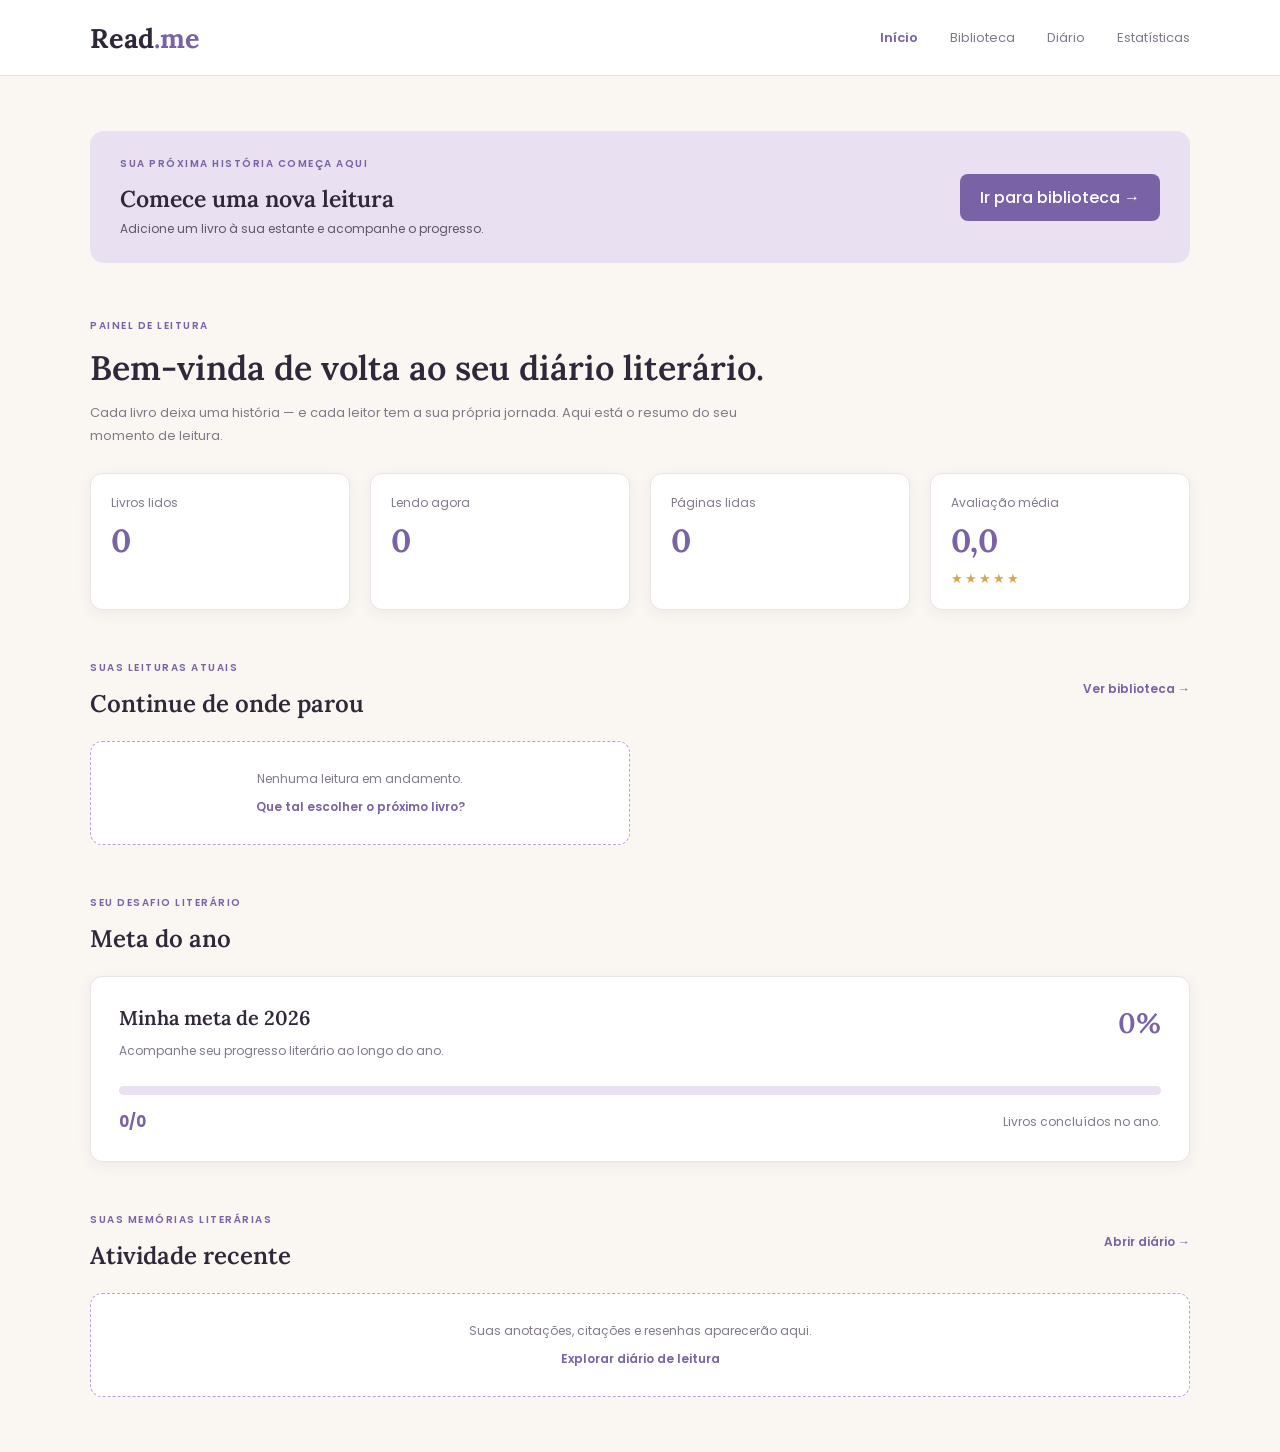
<file: frontend/index.html>
<!DOCTYPE html>
<html lang="pt-BR">
<head>
    <meta charset="UTF-8">
    <meta name="viewport" content="width=device-width, initial-scale=1.0">
    <meta name="description" content="Read.me — seu diário pessoal de leitura.">
    <title>Read.me | Minha jornada literária</title>

    <link rel="stylesheet" href="css/global.css">
    <link rel="stylesheet" href="css/components.css">
</head>
<body>

    <header class="header">
        <a href="index.html" class="logo">Read<span>.me</span></a>

        <nav class="navigation">
            <a href="index.html" class="active">Início</a>
            <a href="pages/library.html">Biblioteca</a>
            <a href="pages/journal.html">Diário</a>
            <a href="pages/stats.html">Estatísticas</a>
        </nav>
    </header>


<main class="home-container">

    <!-- Destaque para adicionar livro -->
    <section class="new-reading-banner">
        <div>
            <p class="eyebrow">SUA PRÓXIMA HISTÓRIA COMEÇA AQUI</p>
            <h2>Comece uma nova leitura</h2>
            <p>Adicione um livro à sua estante e acompanhe o progresso.</p>
        </div>

        <a href="pages/library.html" class="btn btn-primary">
            Ir para biblioteca →
        </a>
    </section>

    <!-- Painel de leitura -->
    <section class="reading-summary">
        <div class="welcome-heading">
            <p class="eyebrow">PAINEL DE LEITURA</p>
            <h1>Bem-vinda de volta ao seu diário literário.</h1>
            <p>
                Cada livro deixa uma história — e cada leitor tem a sua própria jornada.
                Aqui está o resumo do seu momento de leitura.
            </p>
        </div>

        <div class="summary-grid">
            <article class="card summary-card">
                <span class="summary-label">Livros lidos</span>
                <strong id="books-read">0</strong>
            </article>

            <article class="card summary-card">
                <span class="summary-label">Lendo agora</span>
                <strong id="books-reading">0</strong>
            </article>

            <article class="card summary-card">
                <span class="summary-label">Páginas lidas</span>
                <strong id="pages-read">0</strong>
            </article>

            <article class="card summary-card">
                <span class="summary-label">Avaliação média</span>
                <strong id="average-rating">0,0</strong>
                <span class="rating-stars">★★★★★</span>
            </article>
        </div>
    </section>

    <!-- Livros em andamento -->
    <section class="home-section">
        <div class="section-heading">
            <div>
                <p class="eyebrow">SUAS LEITURAS ATUAIS</p>
                <h2>Continue de onde parou</h2>
            </div>

            <a href="pages/library.html" class="text-link">Ver biblioteca →</a>
        </div>

        <div id="continue-reading-list" class="continue-reading-list">
            <div class="empty-state">
                <p>Nenhuma leitura em andamento.</p>
                <a href="pages/library.html">Que tal escolher o próximo livro?</a>
            </div>
        </div>
    </section>

    <!-- Meta anual -->
    <section class="home-section">
        <div class="section-heading">
            <div>
                <p class="eyebrow">SEU DESAFIO LITERÁRIO</p>
                <h2>Meta do ano</h2>
            </div>
        </div>

        <article class="card yearly-goal">
    <div class="goal-heading">
        <div>
            <h3>Minha meta de <span id="goal-year">2026</span></h3>
            <p id="goal-description">
                Acompanhe seu progresso literário ao longo do ano.
            </p>
        </div>

        <span class="goal-percentage" id="goal-percentage">0%</span>
    </div>

    <div class="progress-track">
        <div
            class="progress-fill"
            id="goal-progress-fill"
            style="width: 0%">
        </div>
    </div>

    <div class="goal-footer">
        <strong id="goal-progress-count">0/0</strong>
        <span>Livros concluídos no ano.</span>
    </div>
</article>
    </section>

    <!-- Atividade recente -->
    <section class="home-section">
        <div class="section-heading">
            <div>
                <p class="eyebrow">SUAS MEMÓRIAS LITERÁRIAS</p>
                <h2>Atividade recente</h2>
            </div>

            <a href="pages/journal.html" class="text-link">Abrir diário →</a>
        </div>

        <div id="recent-activity-list" class="activity-list">
            <div class="empty-state">
                <p>Suas anotações, citações e resenhas aparecerão aqui.</p>
                <a href="pages/journal.html">Explorar diário de leitura</a>
            </div>
        </div>
    </section>

</main>

    <script src="js/config.js"></script>
    <script src="js/main.js"></script>
</body>
</html>
</file>
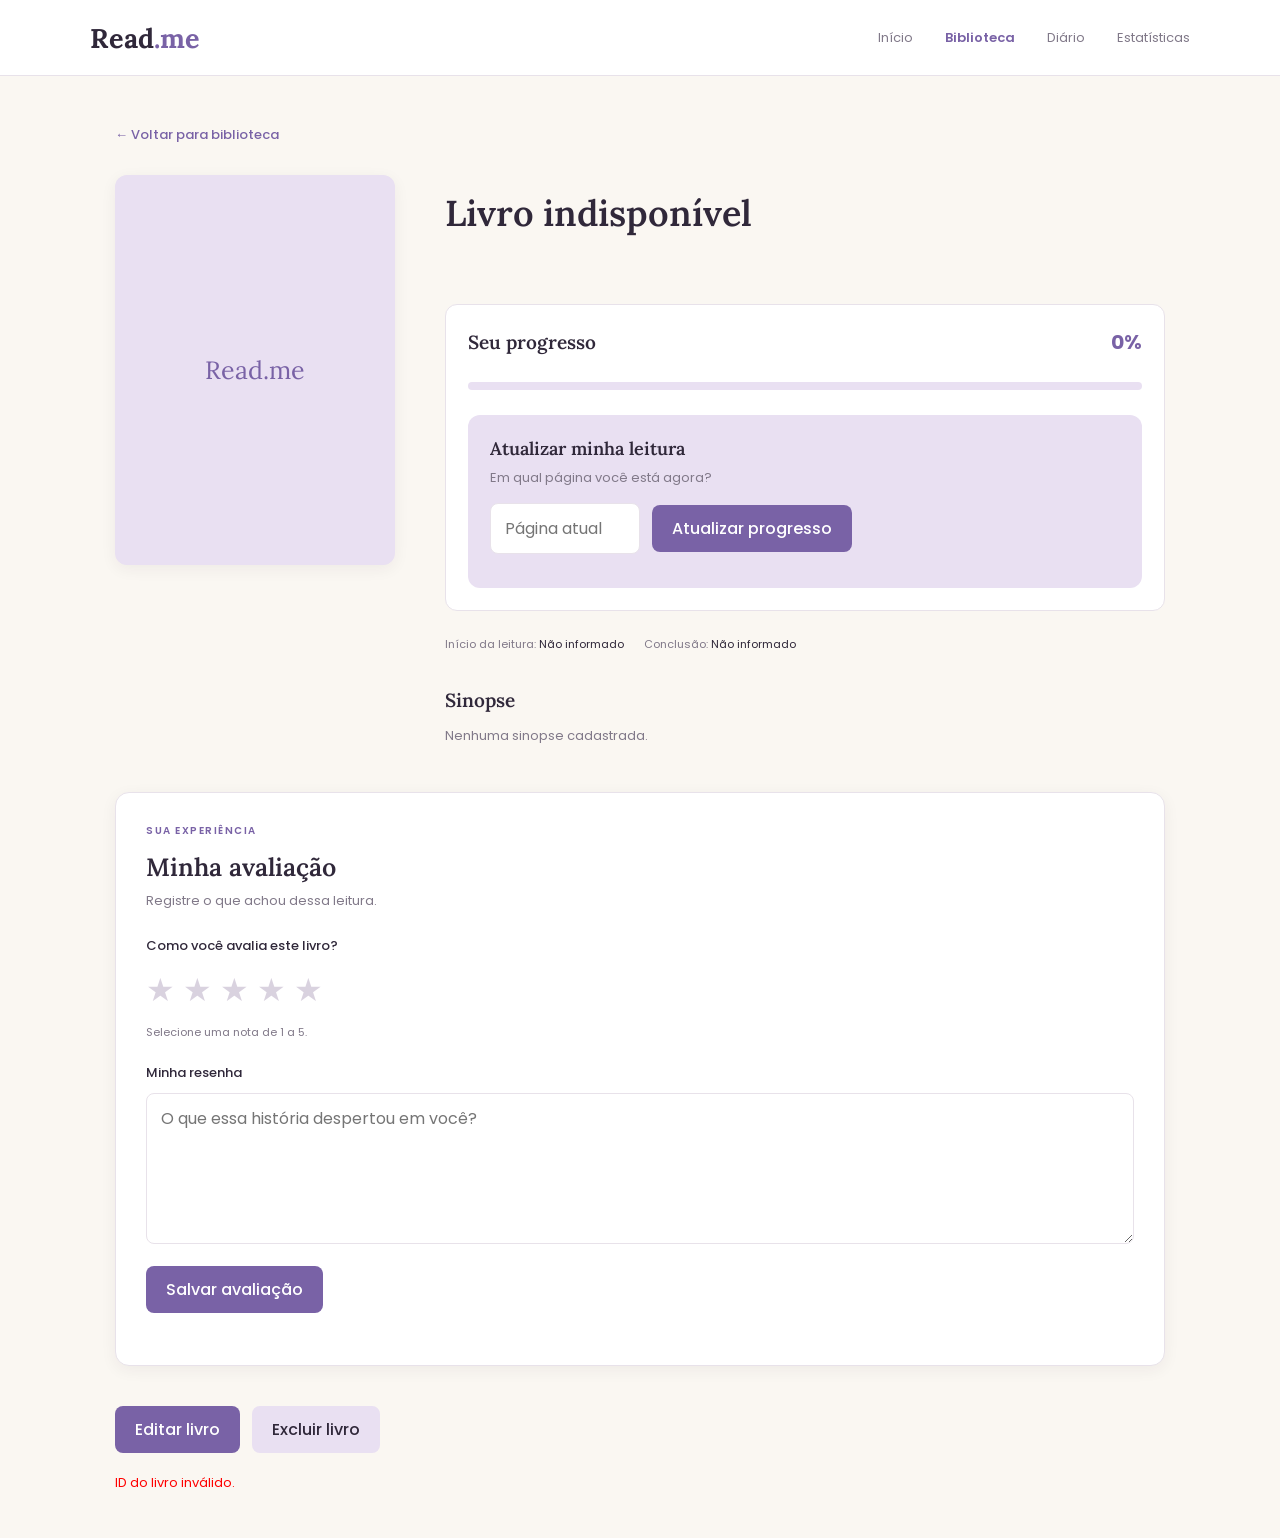
<file: frontend/pages/book.html>
<!DOCTYPE html>
<html lang="pt-BR">

<head>
    <meta charset="UTF-8">
    <meta name="viewport" content="width=device-width, initial-scale=1.0">

    <title>Detalhes do livro | Read.me</title>

    <link rel="stylesheet" href="../css/global.css">
    <link rel="stylesheet" href="../css/components.css">
    <link rel="stylesheet" href="../css/book.css">
</head>

<body>

    <header class="header">
        <a href="../index.html" class="logo">Read<span>.me</span></a>

        <nav class="navigation">
            <a href="../index.html">Início</a>
            <a href="library.html" class="active">Biblioteca</a>
            <a href="journal.html">Diário</a>
            <a href="stats.html">Estatísticas</a>
        </nav>
    </header>

    <main class="book-details-container">

        <a href="library.html" class="back-link">
            ← Voltar para biblioteca
        </a>

        <section class="book-details">

            <div class="details-cover">
                <img id="book-cover" alt="Capa do livro">
                <div id="cover-placeholder" class="cover-placeholder">
                    <span>Read.me</span>
                </div>
            </div>

            <div class="details-content">

                <span id="book-status" class="book-status"></span>

                <h1 id="book-title">Carregando livro...</h1>

                <p id="book-author" class="details-author"></p>

                <span id="book-genre" class="details-genre"></span>

                <div class="details-progress">

    <div class="progress-heading">
        <h2>Seu progresso</h2>
        <strong id="progress-percentage">0%</strong>
    </div>

    <div class="progress-track">
        <div id="progress-fill" class="progress-fill"></div>
    </div>

    <p id="progress-pages"></p>

    <!-- Atualização do progresso -->
    <div class="progress-update">

        <h3>Atualizar minha leitura</h3>

        <p>Em qual página você está agora?</p>

        <form id="progress-form" class="progress-form">

            <div class="progress-input-group">

                <input
                    type="number"
                    id="update-current-page"
                    class="form-control"
                    min="0"
                    placeholder="Página atual"
                    required
                >

                <button type="submit" class="btn btn-primary">
                    Atualizar progresso
                </button>

            </div>

            <p id="progress-message" class="progress-message"></p>

        </form>

    </div>

</div>

                <div class="details-dates">
                    <p>Início da leitura: <span id="started-at">Não informado</span></p>
                    <p>Conclusão: <span id="finished-at">Não informado</span></p>
                </div>

                <div class="details-synopsis">
                    <h2>Sinopse</h2>
                    <p id="book-synopsis">Nenhuma sinopse cadastrada.</p>
                </div>

            </div>

        </section>

        
<section class="book-review-section">

    <div class="review-heading">
        <p class="eyebrow">SUA EXPERIÊNCIA</p>
        <h2>Minha avaliação</h2>
        <p>Registre o que achou dessa leitura.</p>
    </div>

    <form id="review-form" class="review-form">

        <div class="form-group">
            <label>Como você avalia este livro?</label>

            <div class="rating-stars" id="rating-stars">
                <button type="button" class="rating-star" data-rating="1" aria-label="1 estrela">★</button>
                <button type="button" class="rating-star" data-rating="2" aria-label="2 estrelas">★</button>
                <button type="button" class="rating-star" data-rating="3" aria-label="3 estrelas">★</button>
                <button type="button" class="rating-star" data-rating="4" aria-label="4 estrelas">★</button>
                <button type="button" class="rating-star" data-rating="5" aria-label="5 estrelas">★</button>
            </div>

            <p id="rating-message" class="rating-message">
                Selecione uma nota de 1 a 5.
            </p>
        </div>

        <div class="form-group">
            <label for="review-text">Minha resenha</label>
            <textarea
                id="review-text"
                class="form-control"
                rows="5"
                placeholder="O que essa história despertou em você?"
            ></textarea>
        </div>

        <div class="review-actions">
            <button type="submit" id="save-review" class="btn btn-primary">
                Salvar avaliação
            </button>

            <button
                type="button"
                id="delete-review"
                class="btn btn-secondary"
                style="display: none;"
            >
                Excluir avaliação
            </button>
        </div>

        <p id="review-form-message" class="form-message"></p>

    </form>

</section>


        <div class="details-actions">
            <button id="edit-book" class="btn btn-primary">
                Editar livro
            </button>

            <button id="delete-book" class="btn btn-secondary">
                Excluir livro
            </button>
        </div>

        <p id="details-message" class="details-message"></p>

        
<!-- Modal de edição -->
<div id="edit-book-modal" class="modal-overlay">

    <div class="modal-content">

        <div class="modal-header">
            <div>
                <p class="eyebrow">SUA BIBLIOTECA</p>
                <h2>Editar livro</h2>
                <p>Atualize as informações da sua leitura.</p>
            </div>

            <button type="button" id="close-edit-modal" class="modal-close">
                &times;
            </button>
        </div>

        <form id="edit-book-form">

            <div class="form-grid">

                <div class="form-group">
                    <label for="edit-title">Título *</label>
                    <input type="text" id="edit-title"
                           class="form-control" required>
                </div>

                <div class="form-group">
                    <label for="edit-author">Autor *</label>
                    <input type="text" id="edit-author"
                           class="form-control" required>
                </div>

                <div class="form-group">
                    <label for="edit-genre">Gênero</label>
                    <input type="text" id="edit-genre"
                           class="form-control">
                </div>

                <div class="form-group">
                    <label for="edit-total-pages">Número de páginas *</label>
                    <input type="number" id="edit-total-pages"
                           class="form-control" min="1" required>
                </div>

                <div class="form-group">
                    <label for="edit-current-page">Página atual</label>
                    <input type="number" id="edit-current-page"
                           class="form-control" min="0">
                </div>

                <div class="form-group">
                    <label for="edit-status">Status da leitura</label>
                    <select id="edit-status" class="form-control">
                        <option value="WANT_TO_READ">Quero ler</option>
                        <option value="READING">Lendo</option>
                        <option value="READ">Concluído</option>
                    </select>
                </div>

                <div class="form-group">
                    <label for="edit-started-at">Início da leitura</label>
                    <input type="date" id="edit-started-at"
                           class="form-control">
                </div>

                <div class="form-group">
                    <label for="edit-finished-at">Conclusão da leitura</label>
                    <input type="date" id="edit-finished-at"
                           class="form-control">
                </div>

                <div class="form-group full-width">
                    <label for="edit-synopsis">Sinopse</label>
                    <textarea id="edit-synopsis"
                              class="form-control" rows="3"></textarea>
                </div>

                <div class="form-group full-width">
                    <label for="edit-cover-url">URL da capa</label>
                    <input type="url" id="edit-cover-url"
                           class="form-control">
                </div>

            </div>

            <div class="form-actions">
                <button type="button" id="cancel-edit-modal"
                        class="btn btn-secondary">
                    Cancelar
                </button>

                <button type="submit" class="btn btn-primary">
                    Salvar alterações
                </button>
            </div>

            <p id="edit-form-message" class="form-message"></p>

        </form>

    </div>
</div>


    </main>

    <script src="../js/config.js"></script>
    <script src="../js/book.js"></script>

</body>
</html>
</file>
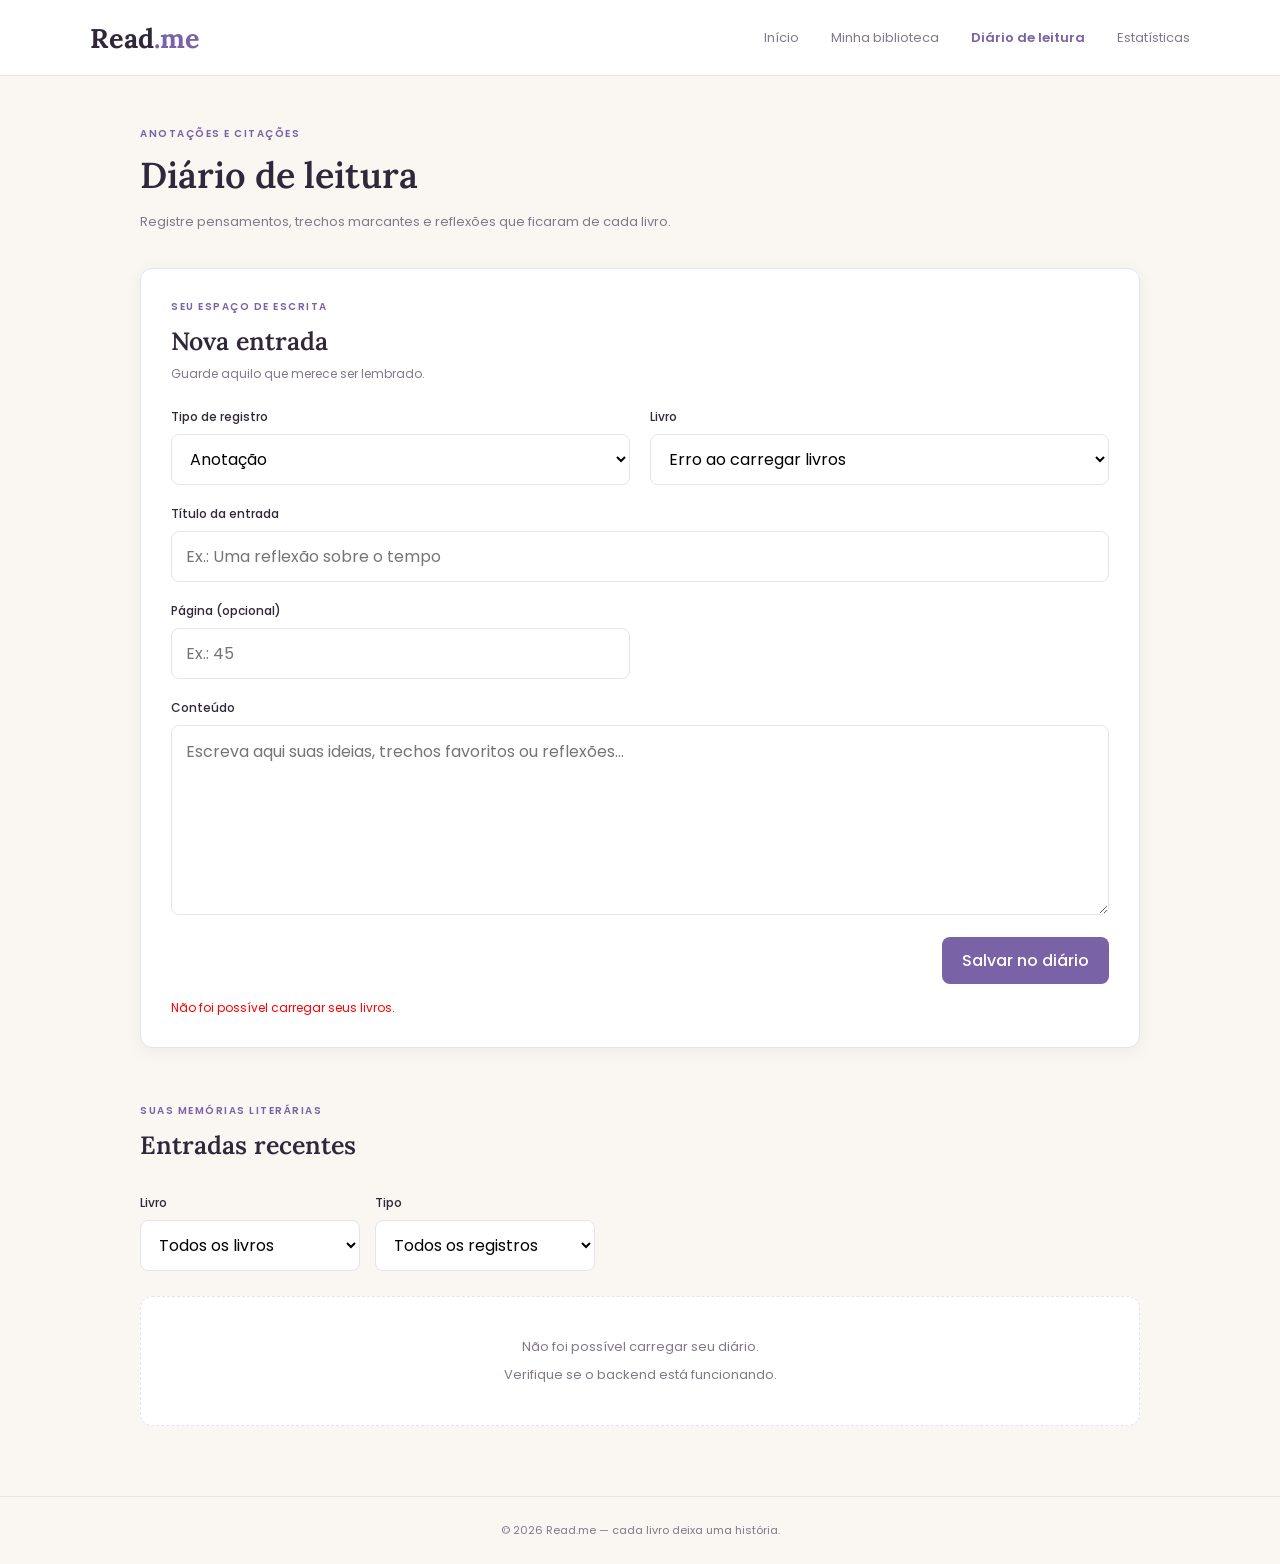
<file: frontend/pages/journal.html>
<!DOCTYPE html>
<html lang="pt-BR">
<head>
    <meta charset="UTF-8">
    <meta name="viewport" content="width=device-width, initial-scale=1.0">
    <title>Diário de leitura | Read.me</title>

    <link rel="stylesheet" href="../css/global.css">
    <link rel="stylesheet" href="../css/components.css">
    <link rel="stylesheet" href="../css/journal.css">
</head>

<body>

    <header class="header">
        <a href="../index.html" class="logo">Read<span>.me</span></a>

        <nav class="navigation">
            <a href="../index.html">Início</a>
            <a href="library.html">Minha biblioteca</a>
            <a href="journal.html" class="active">Diário de leitura</a>
            <a href="stats.html">Estatísticas</a>
        </nav>
    </header>

    <main class="journal-container">

        <!-- CABEÇALHO -->
        <section class="journal-header">
            <div>
                <p class="eyebrow">ANOTAÇÕES E CITAÇÕES</p>
                <h1>Diário de leitura</h1>
                <p>
                    Registre pensamentos, trechos marcantes e reflexões
                    que ficaram de cada livro.
                </p>
            </div>
        </section>

        <!-- FORMULÁRIO -->
        <section class="journal-form-section card">

            <div class="section-heading">
                <div>
                    <p class="eyebrow">SEU ESPAÇO DE ESCRITA</p>
                    <h2>Nova entrada</h2>
                    <p>Guarde aquilo que merece ser lembrado.</p>
                </div>
            </div>

            <form id="journal-form">

                <div class="form-grid">

                    <div class="form-group">
                        <label for="entry-type">Tipo de registro</label>
                        <select id="entry-type" class="form-control" required>
                            <option value="NOTE">Anotação</option>
                            <option value="QUOTE">Citação</option>
                            <option value="REFLECTION">Reflexão</option>
                        </select>
                    </div>

                    <div class="form-group">
                        <label for="entry-book">Livro</label>
                        <select id="entry-book" class="form-control" required>
                            <option value="">Carregando livros...</option>
                        </select>
                    </div>

                    <div class="form-group full-width">
                        <label for="entry-title">Título da entrada</label>
                        <input
                            type="text"
                            id="entry-title"
                            class="form-control"
                            maxlength="200"
                            placeholder="Ex.: Uma reflexão sobre o tempo"
                        >
                    </div>

                    <div class="form-group">
                        <label for="entry-page">Página (opcional)</label>
                        <input
                            type="number"
                            id="entry-page"
                            class="form-control"
                            min="1"
                            placeholder="Ex.: 45"
                        >
                    </div>

                    <div class="form-group full-width">
                        <label for="entry-content">Conteúdo</label>
                        <textarea
                            id="entry-content"
                            class="form-control"
                            rows="6"
                            placeholder="Escreva aqui suas ideias, trechos favoritos ou reflexões..."
                            required
                        ></textarea>
                    </div>

                </div>

                <div class="form-actions">
                    <button type="submit" class="btn btn-primary">
                        Salvar no diário
                    </button>
                </div>

                <p id="form-message" class="form-message"></p>

            </form>
        </section>

        <!-- ENTRADAS RECENTES -->
        <section class="journal-entries-section">

            <div class="section-heading">
                <div>
                    <p class="eyebrow">SUAS MEMÓRIAS LITERÁRIAS</p>
                    <h2>Entradas recentes</h2>
                </div>
            </div>

            <!-- FILTROS -->
            <div class="journal-filters">

                <div class="form-group">
                    <label for="filter-entry-book">Livro</label>
                    <select id="filter-entry-book" class="form-control">
                        <option value="">Todos os livros</option>
                    </select>
                </div>

                <div class="form-group">
                    <label for="filter-entry-type">Tipo</label>
                    <select id="filter-entry-type" class="form-control">
                        <option value="">Todos os registros</option>
                        <option value="NOTE">Anotações</option>
                        <option value="QUOTE">Citações</option>
                        <option value="REFLECTION">Reflexões</option>
                    </select>
                </div>

            </div>

            <!-- LISTA DE ENTRADAS -->
            <div id="journal-entries-list" class="journal-entries-grid">

                <div class="empty-state">
                    <p>Carregando seu diário...</p>
                </div>

            </div>

        </section>

        
<!-- MODAL DE EDIÇÃO -->
<div class="modal-overlay" id="edit-entry-modal">

    <div class="modal-content">

        <div class="modal-header">
            <div>
                <p class="eyebrow">SEU ESPAÇO DE ESCRITA</p>
                <h2>Editar entrada</h2>
                <p>Atualize suas memórias literárias.</p>
            </div>

            <button
                type="button"
                class="modal-close"
                id="close-edit-entry-modal"
                aria-label="Fechar"
            >
                &times;
            </button>
        </div>

        <form id="edit-entry-form">

            <div class="form-grid">

                <div class="form-group">
                    <label for="edit-entry-type">Tipo de registro</label>
                    <select id="edit-entry-type" class="form-control" required>
                        <option value="NOTE">Anotação</option>
                        <option value="QUOTE">Citação</option>
                        <option value="REFLECTION">Reflexão</option>
                    </select>
                </div>

                <div class="form-group">
                    <label for="edit-entry-book">Livro</label>
                    <select id="edit-entry-book" class="form-control" required>
                    </select>
                </div>

                <div class="form-group full-width">
                    <label for="edit-entry-title">Título</label>
                    <input
                        type="text"
                        id="edit-entry-title"
                        class="form-control"
                        maxlength="200"
                    >
                </div>

                <div class="form-group">
                    <label for="edit-entry-page">Página (opcional)</label>
                    <input
                        type="number"
                        id="edit-entry-page"
                        class="form-control"
                        min="1"
                    >
                </div>

                <div class="form-group full-width">
                    <label for="edit-entry-content">Conteúdo</label>
                    <textarea
                        id="edit-entry-content"
                        class="form-control"
                        rows="6"
                        required
                    ></textarea>
                </div>

            </div>

            <div class="form-actions">
                <button
                    type="button"
                    class="btn btn-secondary"
                    id="cancel-edit-entry"
                >
                    Cancelar
                </button>

                <button type="submit" class="btn btn-primary">
                    Salvar alterações
                </button>
            </div>

            <p id="edit-entry-message" class="form-message"></p>

        </form>

    </div>
</div>


    </main>

    <footer class="footer">
        <p>© 2026 Read.me — cada livro deixa uma história.</p>
    </footer>

    <script src="../js/config.js"></script>
    <script src="../js/main.js"></script>
    <script src="../js/journal.js"></script>

</body>
</html>
</file>
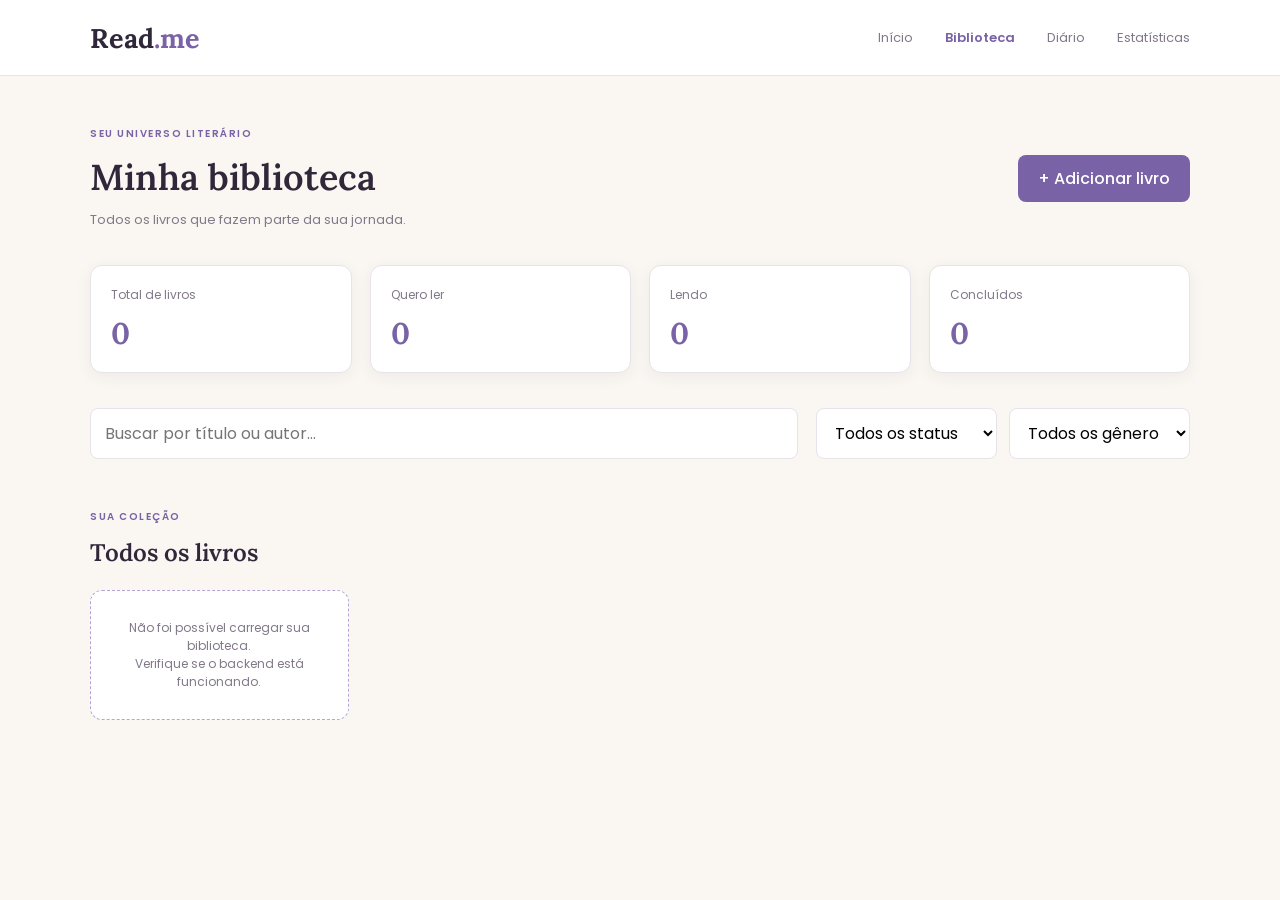
<file: frontend/pages/library.html>
<!DOCTYPE html>
<html lang="pt-BR">
<head>
    <meta charset="UTF-8">
    <meta name="viewport" content="width=device-width, initial-scale=1.0">
    <meta name="description" content="Organize seus livros e acompanhe suas leituras no Read.me.">
    <title>Read.me | Minha biblioteca</title>

    <link rel="stylesheet" href="../css/global.css">
    <link rel="stylesheet" href="../css/components.css">
    <link rel="stylesheet" href="../css/library.css">
</head>

<body>

    <header class="header">
        <a href="../index.html" class="logo">Read<span>.me</span></a>

        <nav class="navigation">
            <a href="../index.html">Início</a>
            <a href="library.html" class="active">Biblioteca</a>
            <a href="journal.html">Diário</a>
            <a href="stats.html">Estatísticas</a>
        </nav>
    </header>

    <main class="library-container">

        <!-- Apresentação -->
        <section class="library-header">
            <div>
                <p class="eyebrow">SEU UNIVERSO LITERÁRIO</p>
                <h1>Minha biblioteca</h1>
                <p>Todos os livros que fazem parte da sua jornada.</p>
            </div>

            <button type="button" id="open-book-modal" class="btn btn-primary">
            + Adicionar livro
            </button>
        </section>

        <!-- Indicadores -->
        <section class="library-summary">

            <article class="card library-stat">
                <span>Total de livros</span>
                <strong id="total-books">0</strong>
            </article>

            <article class="card library-stat">
                <span>Quero ler</span>
                <strong id="want-to-read">0</strong>
            </article>

            <article class="card library-stat">
                <span>Lendo</span>
                <strong id="currently-reading">0</strong>
            </article>

            <article class="card library-stat">
                <span>Concluídos</span>
                <strong id="finished-books">0</strong>
            </article>

        </section>

        <!-- Busca e filtros -->
        <section class="library-tools">

            <div class="search-container">
                <input
                    type="search"
                    id="search-book"
                    class="form-control"
                    placeholder="Buscar por título ou autor..."
                >
            </div>

            <div class="filter-container">

                <select id="filter-status" class="form-control">
                    <option value="">Todos os status</option>
                    <option value="WANT_TO_READ">Quero ler</option>
                    <option value="READING">Lendo</option>
                    <option value="READ">Concluídos</option>
                </select>

                <select id="filter-genre" class="form-control">
                    <option value="">Todos os gêneros</option>
                </select>

            </div>

        </section>

        <!-- Grade de livros -->
        <section class="library-books-section">

            <div class="section-heading">
                <div>
                    <p class="eyebrow">SUA COLEÇÃO</p>
                    <h2>Todos os livros</h2>
                </div>
            </div>

            <div id="books-list" class="books-grid">
                <div class="empty-state">
                    <p>Seus livros aparecerão aqui.</p>
                </div>
            </div>

        </section>

        
<!-- Modal de cadastro de livro -->
<div id="book-modal" class="modal-overlay">

    <div class="modal-content">

        <div class="modal-header">
            <div>
                <p class="eyebrow">NOVA HISTÓRIA</p>
                <h2>Adicionar livro</h2>
                <p>Registre um novo livro na sua coleção.</p>
            </div>

            <button type="button" id="close-book-modal" class="modal-close">
                &times;
            </button>
        </div>

        <form id="book-form" class="book-form">

            <div class="form-grid">

                <div class="form-group">
                    <label for="title">Título *</label>
                    <input type="text" id="title" class="form-control" required>
                </div>

                <div class="form-group">
                    <label for="author">Autor *</label>
                    <input type="text" id="author" class="form-control" required>
                </div>

                <div class="form-group">
                    <label for="genre">Gênero</label>
                    <input type="text" id="genre" class="form-control">
                </div>

                <div class="form-group">
                    <label for="total-pages">Número de páginas *</label>
                    <input type="number" id="total-pages" class="form-control" min="1" required>
                </div>

                <div class="form-group">
                    <label for="current-page">Página atual</label>
                    <input type="number" id="current-page" class="form-control" min="0" value="0">
                </div>

                <div class="form-group">
                    <label for="status">Status da leitura</label>
                    <select id="status" class="form-control">
                        <option value="WANT_TO_READ">Quero ler</option>
                        <option value="READING">Lendo</option>
                        <option value="READ">Concluído</option>
                    </select>
                </div>

                <div class="form-group full-width">
                    <label for="synopsis">Sinopse</label>
                    <textarea id="synopsis" class="form-control" rows="3"></textarea>
                </div>

                <div class="form-group full-width">
                    <label for="cover-url">URL da capa</label>
                    <input type="url" id="cover-url" class="form-control">
                </div>

            </div>

            <div class="form-actions">
                <button type="button" id="cancel-book-modal" class="btn btn-secondary">
                    Cancelar
                </button>

                <button type="submit" class="btn btn-primary">
                    Salvar livro
                </button>
            </div>

            <p id="form-message" class="form-message"></p>

        </form>

    </div>
</div>


    </main>
    
    <script src="../js/config.js"></script>
    <script src="../js/main.js"></script>
    <script src="../js/library.js"></script>

</body>
</html>
</file>
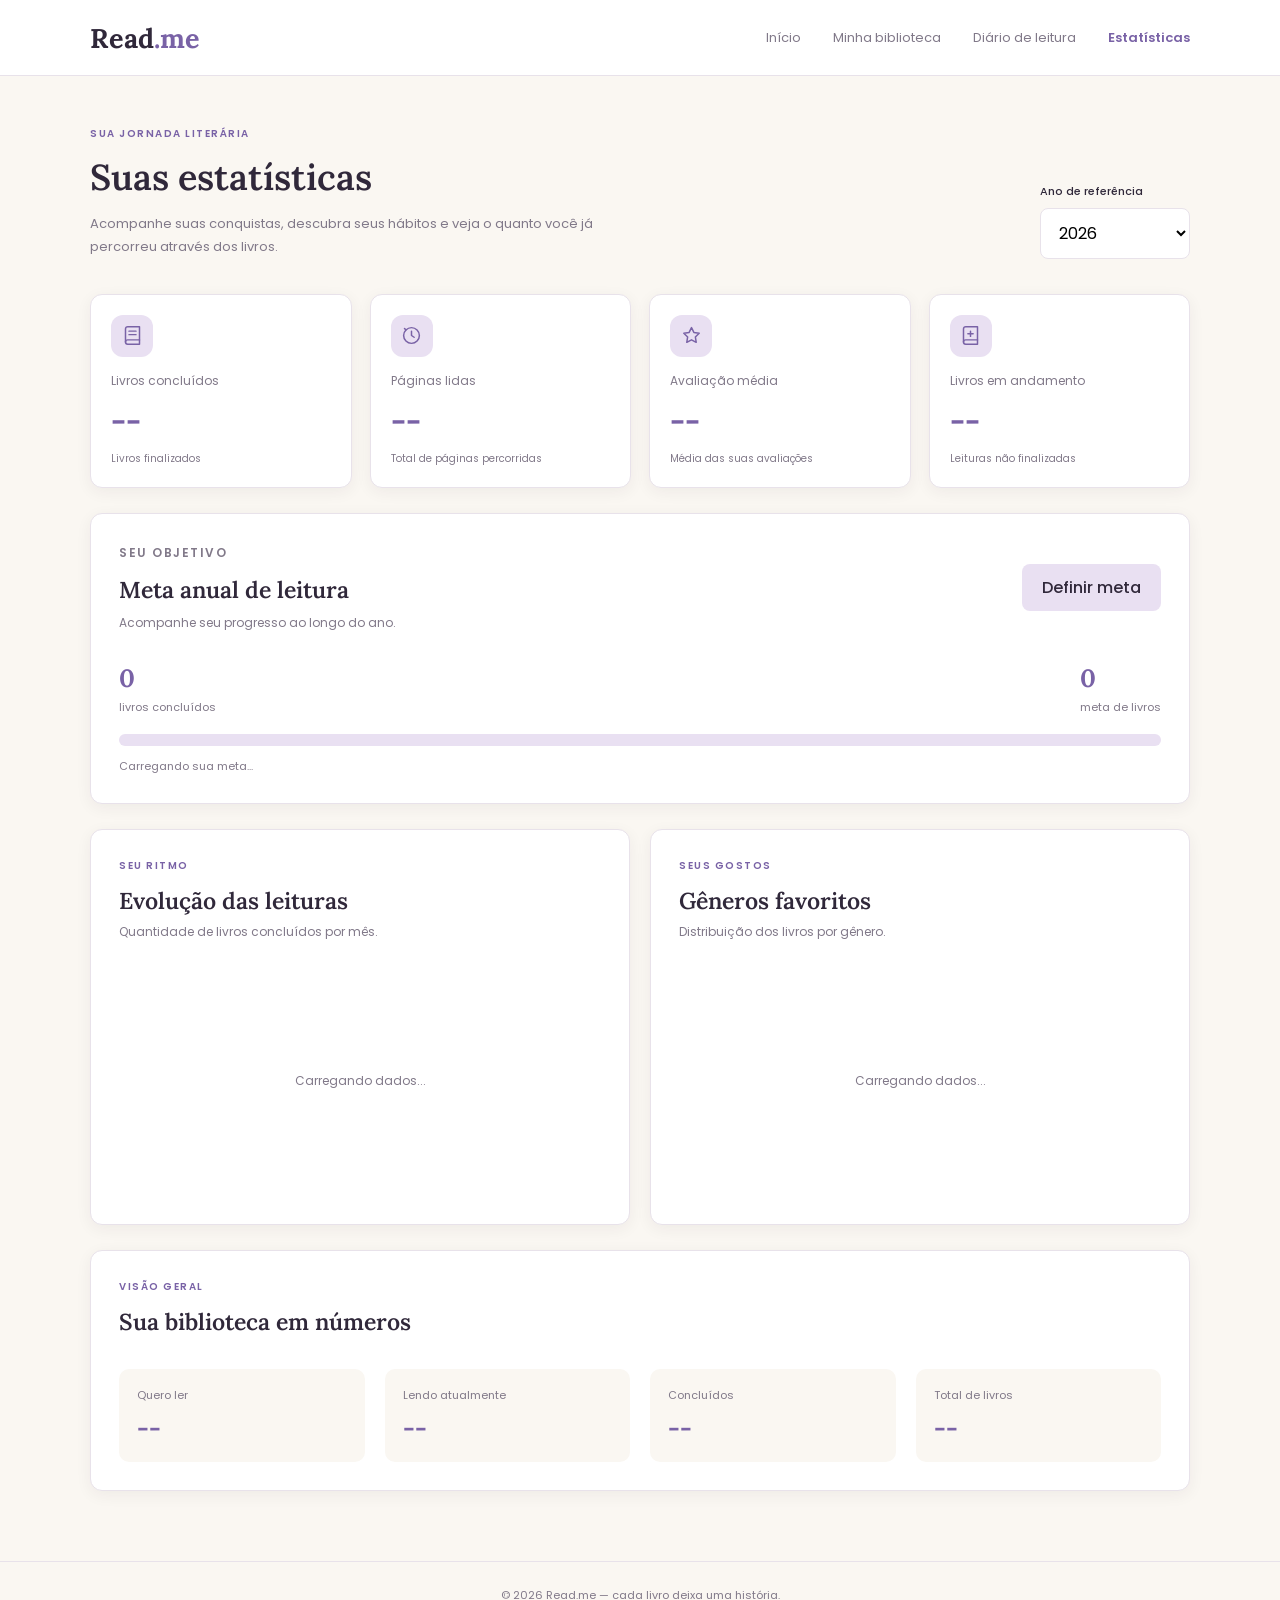
<file: frontend/pages/stats.html>
<!DOCTYPE html>
<html lang="pt-BR">

<head>
    <meta charset="UTF-8">
    <meta name="viewport" content="width=device-width, initial-scale=1.0">

    <title>Estatísticas | Read.me</title>

    <link rel="stylesheet" href="../css/global.css">
    <link rel="stylesheet" href="../css/components.css">
    <link rel="stylesheet" href="../css/stats.css">
</head>

<body>

    <!-- CABEÇALHO -->
    <header class="header">
        <a href="../index.html" class="logo">Read<span>.me</span></a>

        <nav class="navigation">
            <a href="../index.html">Início</a>
            <a href="library.html">Minha biblioteca</a>
            <a href="journal.html">Diário de leitura</a>
            <a href="stats.html" class="active">Estatísticas</a>
        </nav>
    </header>

    <main class="stats-container">

        <!-- INTRODUÇÃO -->
        <section class="stats-header">
            <div>
                <p class="eyebrow">SUA JORNADA LITERÁRIA</p>
                <h1>Suas estatísticas</h1>
                <p>
                    Acompanhe suas conquistas, descubra seus hábitos
                    e veja o quanto você já percorreu através dos livros.
                </p>
            </div>

            <div class="year-selector">
                <label for="stats-year">Ano de referência</label>
                <select id="stats-year" class="form-control">
                    <option value="2026">2026</option>
                </select>
            </div>
        </section>

        <!-- INDICADORES PRINCIPAIS -->

<section class="stats-summary">

    <article class="card stat-card">
        <div class="stat-icon">
            <svg viewBox="0 0 24 24" fill="none"
                 stroke="currentColor" stroke-width="1.7"
                 stroke-linecap="round" stroke-linejoin="round">
                <path d="M4 19.5A2.5 2.5 0 0 1 6.5 17H20"/>
                <path d="M6.5 2H20v20H6.5A2.5 2.5 0 0 1 4 19.5v-15A2.5 2.5 0 0 1 6.5 2Z"/>
                <path d="M8 7h8M8 11h8"/>
            </svg>
        </div>
        <span>Livros concluídos</span>
        <strong id="stat-books-read">--</strong>
        <small>Livros finalizados</small>
    </article>

    <article class="card stat-card">
        <div class="stat-icon">
            <svg viewBox="0 0 24 24" fill="none"
                 stroke="currentColor" stroke-width="1.7"
                 stroke-linecap="round" stroke-linejoin="round">
                <path d="M12 7v5l3 2"/>
                <circle cx="12" cy="12" r="9"/>
                <path d="M5.6 5.6 4 4"/>
            </svg>
        </div>
        <span>Páginas lidas</span>
        <strong id="stat-pages-read">--</strong>
        <small>Total de páginas percorridas</small>
    </article>

    <article class="card stat-card">
        <div class="stat-icon">
            <svg viewBox="0 0 24 24" fill="none"
                 stroke="currentColor" stroke-width="1.7"
                 stroke-linecap="round" stroke-linejoin="round">
                <path d="m12 3 2.7 5.5 6.1.9-4.4 4.3 1 6.1-5.4-2.9-5.4 2.9 1-6.1-4.4-4.3 6.1-.9L12 3Z"/>
            </svg>
        </div>
        <span>Avaliação média</span>
        <strong id="stat-average-rating">--</strong>
        <small>Média das suas avaliações</small>
    </article>

    <article class="card stat-card">
        <div class="stat-icon">
            <svg viewBox="0 0 24 24" fill="none"
                 stroke="currentColor" stroke-width="1.7"
                 stroke-linecap="round" stroke-linejoin="round">
                <path d="M4 19.5A2.5 2.5 0 0 1 6.5 17H20"/>
                <path d="M6.5 2H20v20H6.5A2.5 2.5 0 0 1 4 19.5v-15A2.5 2.5 0 0 1 6.5 2Z"/>
                <path d="M12 7v6M9 10h6"/>
            </svg>
        </div>
        <span>Livros em andamento</span>
        <strong id="stat-books-reading">--</strong>
        <small>Leituras não finalizadas</small>
    </article>

</section>

        <!-- META ANUAL -->
        <section class="card annual-goal-section">

<div class="goal-heading">
    <div class="section-heading">
        <div>
            <p class="eyebrow">SEU OBJETIVO</p>
            <h2>Meta anual de leitura</h2>
            <p>Acompanhe seu progresso ao longo do ano.</p>
        </div>
    </div>

    <button id="edit-goal-button" class="btn btn-secondary">
        Definir meta
    </button>
</div>

            <div class="goal-information">
                <div>
                    <strong id="goal-completed">0</strong>
                    <span>livros concluídos</span>
                </div>

                <div>
                    <strong id="goal-target">0</strong>
                    <span>meta de livros</span>
                </div>
            </div>

            <div class="goal-progress-track">
                <div id="goal-progress-fill" class="goal-progress-fill"></div>
            </div>

            <p id="goal-progress-text" class="goal-progress-text">
                Carregando sua meta...
            </p>

        </section>

        <div id="goal-modal" class="modal">
    <div class="modal-content">
        <button type="button" id="close-goal-modal" class="modal-close">
            &times;
        </button>

        <h2>Minha meta de leitura</h2>
        <p>Quantos livros você deseja ler neste ano?</p>

        <form id="goal-form">
            <div class="form-group">
                <label for="goal-year">Ano</label>
                <input type="number" id="goal-year" class="form-control" readonly>
            </div>

            <div class="form-group">
                <label for="goal-target-input">Quantidade de livros</label>
                <input type="number" id="goal-target-input" class="form-control" min="1" required>
            </div>

            <button type="submit" class="btn btn-primary">
                Salvar meta
            </button>

            <p id="goal-form-message" class="form-message"></p>
        </form>
    </div>
</div>

        <!-- GRÁFICOS -->
        <section class="stats-charts">

            <article class="card chart-card">
                <div class="section-heading">
                    <div>
                        <p class="eyebrow">SEU RITMO</p>
                        <h2>Evolução das leituras</h2>
                        <p>Quantidade de livros concluídos por mês.</p>
                    </div>
                </div>

                <div id="monthly-chart" class="chart-container">
                    <p>Carregando dados...</p>
                </div>
            </article>

            <article class="card chart-card">
                <div class="section-heading">
                    <div>
                        <p class="eyebrow">SEUS GOSTOS</p>
                        <h2>Gêneros favoritos</h2>
                        <p>Distribuição dos livros por gênero.</p>
                    </div>
                </div>

                <div id="genre-chart" class="chart-container">
                    <p>Carregando dados...</p>
                </div>
            </article>

        </section>

        <!-- RESUMO DA BIBLIOTECA -->
        <section class="card reading-overview">

            <div class="section-heading">
                <div>
                    <p class="eyebrow">VISÃO GERAL</p>
                    <h2>Sua biblioteca em números</h2>
                </div>
            </div>

            <div class="overview-grid">

                <div class="overview-item">
                    <span>Quero ler</span>
                    <strong id="stat-want-to-read">--</strong>
                </div>

                <div class="overview-item">
                    <span>Lendo atualmente</span>
                    <strong id="stat-currently-reading">--</strong>
                </div>

                <div class="overview-item">
                    <span>Concluídos</span>
                    <strong id="stat-finished">--</strong>
                </div>

                <div class="overview-item">
                    <span>Total de livros</span>
                    <strong id="stat-total-books">--</strong>
                </div>

            </div>

        </section>

    </main>

    <!-- RODAPÉ -->
    <footer class="footer">
        <p>© 2026 Read.me — cada livro deixa uma história.</p>
    </footer>
    
    <script src="../js/config.js"></script>
    <script src="../js/main.js"></script>
    <script src="../js/stats.js"></script>

</body>
</html>
</file>
<file: frontend/css/global.css>
@import url('https://fonts.googleapis.com/css2?family=Lora:wght@400;500;600;700&family=Poppins:wght@300;400;500;600;700&display=swap');

:root {
    /* Cores principais */
    --color-primary: #7962A6;
    --color-secondary: #B7A3D5;
    --color-lavender: #E9E0F2;

    /* Cores neutras */
    --color-background: #FAF7F2;
    --color-white: #FFFFFF;
    --color-text: #30283A;
    --color-text-light: #817989;
    --color-border: #E8E2EA;

    /* Tipografia */
    --font-title: 'Lora', serif;
    --font-body: 'Poppins', sans-serif;

    /* Outros */
    --border-radius: 12px;
    --shadow: 0 4px 16px rgba(48, 40, 58, 0.06);
}

* {
    margin: 0;
    padding: 0;
    box-sizing: border-box;
}

body {
    font-family: var(--font-body);
    background-color: var(--color-background);
    color: var(--color-text);
    min-height: 100vh;
}

h1, h2, h3 {
    font-family: var(--font-title);
    font-weight: 600;
}

button, input, textarea, select {
    font: inherit;
}

a {
    color: inherit;
    text-decoration: none;
}

button {
    cursor: pointer;
}
</file>
<file: frontend/css/components.css>
/* Botões */
.btn {
    display: inline-flex;
    align-items: center;
    justify-content: center;
    gap: 8px;
    padding: 11px 20px;
    border: none;
    border-radius: 8px;
    font-weight: 500;
    transition: 0.2s ease;
}

.btn-primary {
    background: var(--color-primary);
    color: var(--color-white);
}

.btn-primary:hover {
    background: #66518F;
}

.btn-secondary {
    background: var(--color-lavender);
    color: var(--color-text);
}

/* Cards */
.card {
    background: var(--color-white);
    border: 1px solid var(--color-border);
    border-radius: var(--border-radius);
    padding: 20px;
    box-shadow: var(--shadow);
}

/* Campos */
.form-control {
    width: 100%;
    padding: 12px 14px;
    border: 1px solid var(--color-border);
    border-radius: 8px;
    background: var(--color-white);
    outline: none;
}

.form-control:focus {
    border-color: var(--color-primary);
}


/* Cabeçalho */
.header {
    position: sticky;
    top: 0;
    z-index: 1000;
    width: 100%;

    min-height: 76px;
    padding: 0 7%;
    display: flex;
    align-items: center;
    justify-content: space-between;
    background: var(--color-white);
    border-bottom: 1px solid var(--color-border);
}

.logo {
    font-family: var(--font-title);
    font-size: 27px;
    font-weight: 700;
    color: var(--color-text);
}

.logo span {
    color: var(--color-primary);
}

.navigation {
    display: flex;
    align-items: center;
    gap: 32px;
}

.navigation a {
    color: var(--color-text-light);
    font-size: 13px;
    transition: 0.2s;
}

.navigation a:hover,
.navigation a.active {
    color: var(--color-primary);
    font-weight: 600;
}


/* Conteúdo inicial */
.home-container {
    width: min(1100px, 86%);
    margin: 55px auto;
}

.welcome-section {
    display: flex;
    justify-content: space-between;
    align-items: center;
    gap: 30px;
    padding: 42px;
    background: var(--color-lavender);
    border-radius: 18px;
}

.eyebrow {
    color: var(--color-primary);
    font-size: 10px;
    font-weight: 600;
    letter-spacing: 1.5px;
    margin-bottom: 12px;
}

.welcome-section h1 {
    font-size: clamp(30px, 4vw, 42px);
    margin-bottom: 12px;
}

.welcome-section h1 span {
    color: var(--color-primary);
}

.welcome-description {
    color: #5F5668;
    font-size: 13px;
    line-height: 1.8;
}

.section-heading {
    display: flex;
    align-items: center;
    justify-content: space-between;
    margin-bottom: 22px;
}

.section-heading h2 {
    font-size: 24px;
}

.reading-summary,
.recent-books {
    margin-top: 55px;
}

.summary-grid {
    display: grid;
    grid-template-columns: repeat(3, 1fr);
    gap: 20px;
}

.summary-card {
    display: flex;
    flex-direction: column;
    gap: 8px;
}

.summary-label {
    color: var(--color-text-light);
    font-size: 12px;
}

.summary-card strong {
    font-family: var(--font-title);
    font-size: 32px;
    color: var(--color-primary);
}

.summary-description {
    color: var(--color-text-light);
    font-size: 11px;
}

.text-link {
    color: var(--color-primary);
    font-size: 12px;
    font-weight: 600;
}

.books-placeholder {
    padding: 35px;
    text-align: center;
    background: var(--color-white);
    border: 1px dashed var(--color-secondary);
    border-radius: var(--border-radius);
    color: var(--color-text-light);
    font-size: 13px;
}

.books-placeholder a {
    display: inline-block;
    margin-top: 12px;
    color: var(--color-primary);
    font-weight: 600;
}

/* Responsividade */
@media (max-width: 700px) {
    .header {
        padding: 18px 6%;
        flex-wrap: wrap;
        gap: 18px;
    }

    .navigation {
        order: 3;
        width: 100%;
        justify-content: space-between;
        gap: 12px;
    }

    .home-container {
        width: 90%;
        margin: 30px auto;
    }

    .welcome-section {
        align-items: flex-start;
        flex-direction: column;
        padding: 28px;
    }

    .summary-grid {
        grid-template-columns: 1fr;
    }
}


/* Cabeçalho de boas-vindas */
.welcome-heading {
    margin-bottom: 25px;
}

.welcome-heading h1 {
    font-size: clamp(25px, 3vw, 34px);
    margin-bottom: 12px;
}

.welcome-heading > p:last-child {
    color: var(--color-text-light);
    font-size: 13px;
    line-height: 1.8;
    max-width: 650px;
}

/* Banner de nova leitura */
.new-reading-banner {
    display: flex;
    justify-content: space-between;
    align-items: center;
    gap: 24px;
    padding: 25px 30px;
    margin-bottom: 45px;
    background: var(--color-lavender);
    border-radius: 14px;
}

.new-reading-banner h2 {
    font-size: 23px;
    margin-bottom: 7px;
}

.new-reading-banner p:not(.eyebrow) {
    font-size: 12px;
    color: #5F5668;
}

/* Indicadores */
.summary-grid {
    grid-template-columns: repeat(4, 1fr);
}

.rating-stars {
    color: #D5A84C;
    font-size: 13px;
    letter-spacing: 2px;
}

/* Seções da página */
.home-section {
    margin-top: 50px;
}

.continue-reading-list {
    display: grid;
    grid-template-columns: repeat(2, minmax(0, 1fr));
    gap: 20px;
}

/* Meta anual */
.yearly-goal {
    padding: 28px;
}

.goal-heading {
    display: flex;
    justify-content: space-between;
    align-items: flex-start;
    gap: 20px;
}

.goal-heading h3 {
    font-size: 20px;
    margin-bottom: 10px;
}

.goal-heading p {
    max-width: 600px;
    color: var(--color-text-light);
    font-size: 12px;
    line-height: 1.8;
}

.goal-percentage {
    color: var(--color-primary);
    font-family: var(--font-title);
    font-size: 28px;
    font-weight: 600;
}

.progress-track {
    width: 100%;
    height: 9px;
    margin: 25px 0 15px;
    background: var(--color-lavender);
    border-radius: 20px;
    overflow: hidden;
}

.progress-fill {
    height: 100%;
    background: var(--color-primary);
    border-radius: 20px;
}

.goal-footer {
    display: flex;
    justify-content: space-between;
    align-items: center;
    gap: 15px;
    font-size: 12px;
}

.goal-footer strong {
    color: var(--color-primary);
    font-size: 15px;
}

.goal-footer span {
    color: var(--color-text-light);
}

/* Atividade recente */
.activity-list {
    display: flex;
    flex-direction: column;
    gap: 14px;
}

.empty-state {
    padding: 28px;
    text-align: center;
    background: var(--color-white);
    border: 1px dashed var(--color-secondary);
    border-radius: var(--border-radius);
    color: var(--color-text-light);
    font-size: 12px;
}

.empty-state a {
    display: inline-block;
    margin-top: 10px;
    color: var(--color-primary);
    font-weight: 600;
}

/* Responsividade */
@media (max-width: 850px) {
    .summary-grid {
        grid-template-columns: repeat(2, 1fr);
    }
}

@media (max-width: 600px) {
    .new-reading-banner {
        align-items: flex-start;
        flex-direction: column;
    }

    .continue-reading-list {
        grid-template-columns: 1fr;
    }

    .goal-heading,
    .goal-footer {
        flex-direction: column;
        align-items: flex-start;
    }
}

.modal {
    display: none;
    position: fixed;
    inset: 0;
    z-index: 2000;
    background: rgba(48, 40, 58, 0.5);
    align-items: center;
    justify-content: center;
    padding: 20px;
}

.modal.active {
    display: flex;
}

.modal-content {
    position: relative;
    width: 100%;
    max-width: 480px;
    padding: 30px;
    background: var(--color-white);
    border-radius: var(--border-radius);
    box-shadow: var(--shadow);
}

.modal-close {
    position: absolute;
    top: 15px;
    right: 18px;
    border: none;
    background: none;
    font-size: 26px;
    color: var(--color-text-light);
    cursor: pointer;
}

/* Cards de leitura em andamento */
.continue-reading-card {
    display: flex;
    align-items: flex-start;
    gap: 18px;
    overflow: hidden;
}

.continue-book-cover {
    width: 120px;
    height: 180px;
    flex-shrink: 0;
    object-fit: cover;
    border-radius: 6px;
}

.continue-book-info {
    flex: 1;
    min-width: 0;
}

.continue-book-info h3 {
    font-size: 17px;
    margin-bottom: 8px;
}

.continue-book-info p {
    color: var(--color-text-light);
    font-size: 12px;
    margin-bottom: 12px;
}

.continue-book-info .progress-track {
    margin: 15px 0;
}

@media (max-width: 600px) {
    .continue-book-cover {
        width: 95px;
        height: 145px;
    }

    .continue-reading-card {
        gap: 14px;
    }
}
</file>
<file: frontend/css/book.css>
.book-details-container {
    width: min(1050px, 86%);
    margin: 45px auto;
}

.back-link {
    display: inline-block;
    margin-bottom: 30px;
    color: var(--color-primary);
    font-size: 13px;
    font-weight: 500;
}

.book-details {
    display: grid;
    grid-template-columns: 280px 1fr;
    gap: 50px;
    align-items: start;
}

.details-cover {
    position: relative;
    width: 100%;
    min-height: 390px;
    background: var(--color-lavender);
    border-radius: var(--border-radius);
    overflow: hidden;
    box-shadow: var(--shadow);
}

.details-cover img {
    display: none;
    width: 100%;
    height: 390px;
    object-fit: cover;
}

.cover-placeholder {
    min-height: 390px;
    display: flex;
    align-items: center;
    justify-content: center;
    color: var(--color-primary);
    font-family: var(--font-title);
    font-size: 25px;
}

.details-content h1 {
    margin-top: 15px;
    font-size: 36px;
}

.details-author {
    margin-top: 8px;
    color: var(--color-text-light);
    font-size: 15px;
}

.details-genre {
    display: inline-block;
    margin-top: 15px;
    color: var(--color-primary);
    font-size: 12px;
}

.details-progress {
    margin-top: 35px;
    padding: 22px;
    background: var(--color-white);
    border: 1px solid var(--color-border);
    border-radius: var(--border-radius);
}

.progress-heading {
    display: flex;
    justify-content: space-between;
    align-items: center;
    margin-bottom: 15px;
}

.progress-heading h2,
.details-synopsis h2 {
    font-size: 19px;
}

.progress-heading strong {
    color: var(--color-primary);
    font-size: 20px;
}

.progress-track {
    width: 100%;
    height: 8px;
    background: var(--color-lavender);
    border-radius: 20px;
    overflow: hidden;
}

.progress-fill {
    width: 0;
    height: 100%;
    background: var(--color-primary);
    border-radius: 20px;
    transition: width .3s ease;
}

.details-progress > p {
    margin-top: 10px;
    color: var(--color-text-light);
    font-size: 11px;
}

.details-dates {
    display: flex;
    flex-wrap: wrap;
    gap: 20px;
    margin-top: 25px;
}

.details-dates p {
    color: var(--color-text-light);
    font-size: 11px;
}

.details-dates span {
    color: var(--color-text);
}

.details-synopsis {
    margin-top: 35px;
}

.details-synopsis p {
    margin-top: 12px;
    color: var(--color-text-light);
    font-size: 13px;
    line-height: 1.8;
    white-space: pre-line;
}

.details-actions {
    display: flex;
    gap: 12px;
    margin-top: 40px;
}

.details-message {
    margin-top: 20px;
    font-size: 13px;
}

@media (max-width: 700px) {
    .book-details-container {
        width: 90%;
        margin: 30px auto;
    }

    .book-details {
        grid-template-columns: 1fr;
        gap: 30px;
    }

    .details-cover {
        width: min(250px, 100%);
        margin: 0 auto;
    }

    .details-content h1 {
        font-size: 28px;
    }

    .details-actions {
        flex-direction: column;
    }
}


/* Modal de edição */

.modal-overlay {
    display: none;
    position: fixed;
    inset: 0;
    z-index: 2000;
    padding: 25px;
    background: rgba(48, 40, 58, 0.55);
    align-items: center;
    justify-content: center;
}

.modal-overlay.active {
    display: flex;
}

.modal-content {
    position: relative;
    width: min(650px, 100%);
    max-height: 90vh;
    overflow-y: auto;
    padding: 30px;
    background: var(--color-background);
    border-radius: 16px;
    box-shadow: 0 15px 45px rgba(0, 0, 0, 0.15);
}

.modal-header {
    display: flex;
    justify-content: space-between;
    align-items: flex-start;
    margin-bottom: 25px;
}

.modal-header h2 {
    font-size: 25px;
    margin-bottom: 7px;
}

.modal-header p:not(.eyebrow) {
    color: var(--color-text-light);
    font-size: 12px;
}

.modal-close {
    border: none;
    background: transparent;
    color: var(--color-text-light);
    font-size: 30px;
    line-height: 1;
}

.modal-close:hover {
    color: var(--color-primary);
}

#edit-book-form {
    padding: 0;
    border: none;
    box-shadow: none;
}

#edit-book-form .form-grid {
    display: grid;
    grid-template-columns: repeat(2, minmax(0, 1fr));
    gap: 20px;
}

#edit-book-form .form-group {
    display: flex;
    flex-direction: column;
    gap: 8px;
}

#edit-book-form .form-group label {
    font-size: 12px;
    font-weight: 500;
}

#edit-book-form .full-width {
    grid-column: 1 / -1;
}

#edit-book-form textarea {
    resize: vertical;
}

#edit-book-form .form-actions {
    display: flex;
    justify-content: flex-end;
    gap: 12px;
    margin-top: 25px;
}

@media (max-width: 600px) {
    .modal-overlay {
        padding: 12px;
    }

    .modal-content {
        padding: 22px;
    }

    #edit-book-form .form-grid {
        grid-template-columns: 1fr;
    }

    #edit-book-form .full-width {
        grid-column: auto;
    }
}

/* ATUALIZAÇÃO DO PROGRESSO */

.progress-update {
    margin-top: 25px;
    padding: 22px;
    background: var(--color-lavender);
    border-radius: var(--border-radius);
}

.progress-update h3 {
    font-size: 18px;
    margin-bottom: 8px;
}

.progress-update p {
    font-size: 13px;
    color: var(--color-text-light);
}

.progress-form {
    margin-top: 15px;
}

.progress-input-group {
    display: flex;
    gap: 12px;
    align-items: center;
}

.progress-input-group input {
    max-width: 150px;
    background: var(--color-white);
}

.progress-message {
    margin-top: 12px;
    font-size: 12px;
}

@media (max-width: 600px) {
    .progress-input-group {
        flex-direction: column;
        align-items: stretch;
    }

    .progress-input-group input {
        max-width: 100%;
    }
}


/* ======================================
   AVALIAÇÃO DO LIVRO
====================================== */

.book-review-section {
    margin-top: 45px;
    padding: 30px;
    background: var(--color-white);
    border: 1px solid var(--color-border);
    border-radius: 14px;
    box-shadow: var(--shadow);
}

.review-heading {
    margin-bottom: 25px;
}

.review-heading h2 {
    margin: 5px 0 8px;
    font-size: 25px;
}

.review-heading > p:last-child {
    color: var(--color-text-light);
    font-size: 13px;
}

.review-form {
    display: flex;
    flex-direction: column;
    gap: 22px;
}

.review-form .form-group {
    display: flex;
    flex-direction: column;
    gap: 10px;
}

.review-form label {
    font-size: 13px;
    font-weight: 500;
}

.rating-stars {
    display: flex;
    gap: 8px;
}

.rating-star {
    padding: 0;
    border: none;
    background: transparent;
    color: #D9D2DF;
    font-size: 32px;
    transition: color .2s ease, transform .2s ease;
}

.rating-star:hover {
    transform: scale(1.12);
}

.rating-star.selected {
    color: #E5AD50;
}

.rating-message {
    color: var(--color-text-light);
    font-size: 11px;
}

.review-form textarea {
    resize: vertical;
    min-height: 120px;
}

.review-actions {
    display: flex;
    flex-wrap: wrap;
    gap: 12px;
}

@media (max-width: 600px) {
    .book-review-section {
        padding: 20px;
    }

    .rating-star {
        font-size: 29px;
    }

    .review-actions {
        flex-direction: column;
    }

    .review-actions .btn {
        width: 100%;
    }
}
</file>
<file: frontend/css/journal.css>
/* CONTAINER PRINCIPAL */
.journal-container {
    width: min(1000px, 86%);
    margin: 50px auto;
}

/* CABEÇALHO */
.journal-header {
    margin-bottom: 35px;
}

.eyebrow {
    color: var(--color-primary);
    font-size: 10px;
    font-weight: 600;
    letter-spacing: 1.5px;
    margin-bottom: 10px;
}

.journal-header h1 {
    font-size: 36px;
    margin-bottom: 12px;
}

.journal-header > div > p:last-child {
    color: var(--color-text-light);
    font-size: 13px;
    line-height: 1.8;
}

/* TÍTULOS DAS SEÇÕES */
.section-heading {
    margin-bottom: 25px;
}

.section-heading h2 {
    font-size: 25px;
    margin-bottom: 8px;
}

.section-heading p:not(.eyebrow) {
    color: var(--color-text-light);
    font-size: 12px;
}

/* FORMULÁRIO */
.journal-form-section {
    padding: 30px;
}

.form-grid {
    display: grid;
    grid-template-columns: repeat(2, minmax(0, 1fr));
    gap: 20px;
}

.form-group {
    display: flex;
    flex-direction: column;
    gap: 8px;
}

.form-group label {
    font-size: 12px;
    font-weight: 500;
}

.form-group textarea {
    resize: vertical;
    min-height: 140px;
    line-height: 1.7;
}

.full-width {
    grid-column: 1 / -1;
}

.form-actions {
    display: flex;
    justify-content: flex-end;
    margin-top: 22px;
}

.form-message {
    margin-top: 15px;
    font-size: 12px;
}

/* SEÇÃO DE ENTRADAS */
.journal-entries-section {
    margin-top: 55px;
}

.journal-filters {
    display: flex;
    gap: 15px;
    margin-bottom: 25px;
}

.journal-filters .form-group {
    width: 220px;
}

/* GRID DE ENTRADAS */
.journal-entries-grid {
    display: grid;
    grid-template-columns: repeat(2, minmax(0, 1fr));
    gap: 20px;
}

.empty-state {
    grid-column: 1 / -1;
    padding: 40px 20px;
    text-align: center;
    background: var(--color-white);
    border: 1px dashed var(--color-border);
    border-radius: var(--border-radius);
    color: var(--color-text-light);
    font-size: 13px;
}

.empty-state p + p {
    margin-top: 8px;
}

/* RODAPÉ */
.footer {
    padding: 25px;
    margin-top: 70px;
    text-align: center;
    border-top: 1px solid var(--color-border);
    color: var(--color-text-light);
    font-size: 11px;
}

/* RESPONSIVIDADE */
@media (max-width: 700px) {
    .journal-container {
        width: 90%;
        margin: 30px auto;
    }

    .journal-header h1 {
        font-size: 29px;
    }

    .journal-form-section {
        padding: 22px;
    }

    .form-grid,
    .journal-entries-grid {
        grid-template-columns: 1fr;
    }

    .journal-filters {
        flex-direction: column;
    }

    .journal-filters .form-group {
        width: 100%;
    }

    .form-actions .btn {
        width: 100%;
    }
}


/* INFORMAÇÕES DA ENTRADA */
.entry-metadata {
    display: flex;
    flex-wrap: wrap;
    align-items: center;
    gap: 12px;
    margin-top: 18px;
    padding-top: 14px;
    border-top: 1px solid var(--color-border);
}

.entry-metadata span {
    color: var(--color-text-light);
    font-size: 11px;
}


/* CARDS DO DIÁRIO */
.journal-entry-card {
    display: flex;
    flex-direction: column;
    gap: 12px;
    padding: 25px;
    background: var(--color-white);
    border: 1px solid var(--color-border);
    border-radius: 14px;
    box-shadow: var(--shadow);
    transition: transform 0.2s ease, box-shadow 0.2s ease;
}

.journal-entry-card:hover {
    transform: translateY(-3px);
    box-shadow: 0 8px 22px rgba(48, 40, 58, 0.10);
}

/* TIPO DE REGISTRO */
.entry-type {
    align-self: flex-start;
    padding: 5px 11px;
    background: var(--color-lavender);
    color: var(--color-text);
    border-radius: 20px;
    font-size: 10px;
    font-weight: 600;
}

/* TÍTULO */
.journal-entry-card h3 {
    font-family: var(--font-title);
    font-size: 19px;
    color: var(--color-text);
    line-height: 1.4;
}

/* LIVRO */
.entry-book {
    color: var(--color-primary);
    font-size: 12px;
    font-weight: 500;
}

/* CONTEÚDO */
.entry-content {
    color: var(--color-text-light);
    font-size: 12px;
    line-height: 1.8;
    white-space: pre-wrap;
}

/* PÁGINA E DATA */
.entry-metadata {
    display: flex;
    flex-wrap: wrap;
    gap: 12px;
    margin-top: 8px;
    padding-top: 14px;
    border-top: 1px solid var(--color-border);
}

.entry-metadata span {
    color: var(--color-text-light);
    font-size: 11px;
}


/* MODAL DE EDIÇÃO */
.modal-overlay {
    display: none;
    position: fixed;
    inset: 0;
    z-index: 2000;
    padding: 25px;
    background: rgba(48, 40, 58, 0.55);
    align-items: center;
    justify-content: center;
}

.modal-overlay.active {
    display: flex;
}

.modal-content {
    position: relative;
    width: min(650px, 100%);
    max-height: 90vh;
    overflow-y: auto;
    padding: 30px;
    background: var(--color-background);
    border-radius: 16px;
    box-shadow: 0 15px 45px rgba(0, 0, 0, 0.15);
}

.modal-header {
    display: flex;
    justify-content: space-between;
    align-items: flex-start;
    margin-bottom: 25px;
}

.modal-header h2 {
    font-size: 25px;
    margin-bottom: 7px;
}

.modal-header p:not(.eyebrow) {
    color: var(--color-text-light);
    font-size: 12px;
}

.modal-close {
    border: none;
    background: transparent;
    color: var(--color-text-light);
    font-size: 30px;
    line-height: 1;
    cursor: pointer;
}

.modal-close:hover {
    color: var(--color-primary);
}

@media (max-width: 600px) {
    .modal-overlay {
        padding: 12px;
    }

    .modal-content {
        padding: 22px;
    }
}

/* AÇÕES DAS ENTRADAS */
.entry-actions {
    display: flex;
    justify-content: flex-end;
    gap: 10px;
    margin-top: 5px;
}

.entry-actions .btn {
    padding: 8px 15px;
    font-size: 11px;
}

.btn-delete {
    background: #F7E6E6;
    color: #A34F4F;
    border: none;
    border-radius: 8px;
    font-weight: 500;
    transition: 0.2s ease;
}

.btn-delete:hover {
    background: #F0D4D4;
}
</file>
<file: frontend/css/library.css>
.library-container {
    width: min(1100px, 86%);
    margin: 50px auto;
}

.library-header {
    display: flex;
    align-items: center;
    justify-content: space-between;
    gap: 25px;
    margin-bottom: 35px;
}

.library-header h1 {
    font-size: 36px;
    margin-bottom: 10px;
}

.library-header p:not(.eyebrow) {
    color: var(--color-text-light);
    font-size: 13px;
}

.library-summary {
    display: grid;
    grid-template-columns: repeat(4, 1fr);
    gap: 18px;
}

.library-stat {
    display: flex;
    flex-direction: column;
    gap: 10px;
}

.library-stat span {
    color: var(--color-text-light);
    font-size: 12px;
}

.library-stat strong {
    font-family: var(--font-title);
    color: var(--color-primary);
    font-size: 30px;
}

.library-tools {
    display: flex;
    justify-content: space-between;
    gap: 18px;
    margin: 35px 0;
}

.search-container {
    flex: 1;
}

.filter-container {
    display: flex;
    gap: 12px;
}

.library-books-section,
.book-form-section {
    margin-top: 50px;
}

.books-grid {
    display: grid;
    grid-template-columns: repeat(4, minmax(0, 1fr));
    gap: 22px;
}

.book-form-section .section-heading > div > p:last-child {
    color: var(--color-text-light);
    font-size: 12px;
    margin-top: 8px;
}

.book-form {
    padding: 28px;
}

.form-grid {
    display: grid;
    grid-template-columns: repeat(2, minmax(0, 1fr));
    gap: 20px;
}

.form-group {
    display: flex;
    flex-direction: column;
    gap: 8px;
}

.form-group label {
    font-size: 12px;
    font-weight: 500;
}

.full-width {
    grid-column: 1 / -1;
}

.form-group textarea {
    resize: vertical;
}

.form-actions {
    display: flex;
    justify-content: flex-end;
    gap: 12px;
    margin-top: 25px;
}

.form-message {
    margin-top: 15px;
    font-size: 12px;
}

@media (max-width: 850px) {
    .library-summary {
        grid-template-columns: repeat(2, 1fr);
    }

    .books-grid {
        grid-template-columns: repeat(2, minmax(0, 1fr));
    }

    .library-tools {
        flex-direction: column;
    }
}

@media (max-width: 600px) {
    .library-container {
        width: 90%;
        margin: 30px auto;
    }

    .library-header {
        align-items: flex-start;
        flex-direction: column;
    }

    .filter-container {
        flex-direction: column;
    }

    .books-grid,
    .form-grid {
        grid-template-columns: 1fr;
    }
}


/* Modal de cadastro */
.modal-overlay {
    display: none;
    position: fixed;
    inset: 0;
    z-index: 2000;
    padding: 25px;
    background: rgba(48, 40, 58, 0.55);
    align-items: center;
    justify-content: center;
}

.modal-overlay.active {
    display: flex;
}

.modal-content {
    position: relative;
    width: min(650px, 100%);
    max-height: 90vh;
    overflow-y: auto;
    padding: 30px;
    background: var(--color-background);
    border-radius: 16px;
    box-shadow: 0 15px 45px rgba(0, 0, 0, 0.15);
}

.modal-header {
    display: flex;
    justify-content: space-between;
    align-items: flex-start;
    margin-bottom: 25px;
}

.modal-header h2 {
    font-size: 25px;
    margin-bottom: 7px;
}

.modal-header p:not(.eyebrow) {
    color: var(--color-text-light);
    font-size: 12px;
}

.modal-close {
    border: none;
    background: transparent;
    color: var(--color-text-light);
    font-size: 30px;
    line-height: 1;
    cursor: pointer;
}

.modal-close:hover {
    color: var(--color-primary);
}

.modal-content .book-form {
    padding: 0;
    border: none;
    box-shadow: none;
}

@media (max-width: 600px) {
    .modal-overlay {
        padding: 12px;
    }

    .modal-content {
        padding: 22px;
    }
}


/* Cards dos livros */
.book-card {
    overflow: hidden;
    background: var(--color-white);
    border: 1px solid var(--color-border);
    border-radius: var(--border-radius);
    transition: transform 0.2s ease, box-shadow 0.2s ease;
}

.book-card:hover {
    transform: translateY(-4px);
    box-shadow: var(--shadow);
}

.book-cover {
    height: 230px;
    background: var(--color-lavender);
    overflow: hidden;
}

.book-cover img {
    width: 100%;
    height: 100%;
    object-fit: cover;
}

.book-info {
    padding: 16px;
}

.book-status {
    display: inline-block;
    padding: 5px 9px;
    background: var(--color-lavender);
    color: var(--color-primary);
    border-radius: 20px;
    font-size: 10px;
    font-weight: 600;
}

.book-info h3 {
    margin-top: 12px;
    font-size: 17px;
}

.book-author {
    margin-top: 5px;
    color: var(--color-text-light);
    font-size: 12px;
}

.book-genre {
    display: inline-block;
    margin-top: 10px;
    color: var(--color-primary);
    font-size: 11px;
}

.book-progress {
    margin-top: 20px;
}

.progress-info {
    display: flex;
    justify-content: space-between;
    font-size: 10px;
    margin-bottom: 8px;
}

.book-progress small {
    display: block;
    margin-top: 8px;
    color: var(--color-text-light);
    font-size: 10px;
}

.book-details-link {
    display: inline-block;
    margin-top: 18px;
    color: var(--color-primary);
    font-size: 12px;
    font-weight: 600;
}
</file>
<file: frontend/css/stats.css>
/* CONTAINER PRINCIPAL */
.stats-container {
    width: min(1100px, 86%);
    margin: 50px auto;
}

/* CABEÇALHO */
.stats-header {
    display: flex;
    align-items: flex-end;
    justify-content: space-between;
    gap: 25px;
    margin-bottom: 35px;
}

.stats-header h1 {
    font-size: 36px;
    margin-bottom: 12px;
}

.stats-header > div:first-child > p:last-child {
    max-width: 550px;
    color: var(--color-text-light);
    font-size: 13px;
    line-height: 1.8;
}

.year-selector {
    display: flex;
    flex-direction: column;
    gap: 8px;
    min-width: 150px;
}

.year-selector label {
    font-size: 11px;
    font-weight: 500;
}

/* INDICADORES */
.stats-summary {
    display: grid;
    grid-template-columns: repeat(4, minmax(0, 1fr));
    gap: 18px;
}

.stat-card {
    display: flex;
    flex-direction: column;
    gap: 10px;
}


.stat-icon {
    display: flex;
    align-items: center;
    justify-content: center;
    width: 42px;
    height: 42px;
    margin-bottom: 5px;
    background: var(--color-lavender);
    color: var(--color-primary);
    border-radius: 12px;
}

.stat-icon svg {
    width: 21px;
    height: 21px;
}


.stat-card > span {
    color: var(--color-text-light);
    font-size: 12px;
}

.stat-card strong {
    font-family: var(--font-title);
    color: var(--color-primary);
    font-size: 32px;
}

.stat-card small {
    color: var(--color-text-light);
    font-size: 10px;
}

/* TÍTULOS DAS SEÇÕES */
.section-heading {
    margin-bottom: 25px;
}

.section-heading h2 {
    font-size: 23px;
    margin-bottom: 8px;
}

.section-heading p:not(.eyebrow) {
    color: var(--color-text-light);
    font-size: 12px;
}

/* META ANUAL */
.annual-goal-section {
    margin-top: 25px;
    padding: 28px;
}

.goal-information {
    display: flex;
    justify-content: space-between;
    align-items: center;
    margin-bottom: 18px;
}

.goal-information div {
    display: flex;
    flex-direction: column;
    gap: 5px;
}

.goal-information strong {
    color: var(--color-primary);
    font-family: var(--font-title);
    font-size: 25px;
}

.goal-information span {
    color: var(--color-text-light);
    font-size: 11px;
}

.goal-progress-track {
    width: 100%;
    height: 12px;
    overflow: hidden;
    background: var(--color-lavender);
    border-radius: 20px;
}

.goal-progress-fill {
    width: 0;
    height: 100%;
    background: var(--color-primary);
    border-radius: 20px;
    transition: width 0.5s ease;
}

.goal-progress-text {
    margin-top: 12px;
    color: var(--color-text-light);
    font-size: 11px;
}

/* GRÁFICOS */
.stats-charts {
    display: grid;
    grid-template-columns: repeat(2, minmax(0, 1fr));
    gap: 20px;
    margin-top: 25px;
}

.chart-card {
    min-width: 0;
    padding: 28px;
}

.chart-container {
    min-height: 230px;
    display: flex;
    align-items: center;
    justify-content: center;
    color: var(--color-text-light);
    font-size: 12px;
}

/* VISÃO GERAL */
.reading-overview {
    margin-top: 25px;
    padding: 28px;
}

.overview-grid {
    display: grid;
    grid-template-columns: repeat(4, minmax(0, 1fr));
    gap: 20px;
}

.overview-item {
    display: flex;
    flex-direction: column;
    gap: 8px;
    padding: 18px;
    background: var(--color-background);
    border-radius: 10px;
}

.overview-item span {
    color: var(--color-text-light);
    font-size: 11px;
}

.overview-item strong {
    color: var(--color-primary);
    font-family: var(--font-title);
    font-size: 25px;
}

/* RODAPÉ */
.footer {
    padding: 25px;
    margin-top: 70px;
    text-align: center;
    border-top: 1px solid var(--color-border);
    color: var(--color-text-light);
    font-size: 11px;
}

/* RESPONSIVIDADE */
@media (max-width: 900px) {
    .stats-summary {
        grid-template-columns: repeat(2, minmax(0, 1fr));
    }

    .overview-grid {
        grid-template-columns: repeat(2, minmax(0, 1fr));
    }

    .stats-charts {
        grid-template-columns: 1fr;
    }
}

@media (max-width: 600px) {
    .stats-container {
        width: 90%;
        margin: 30px auto;
    }

    .stats-header {
        flex-direction: column;
        align-items: stretch;
    }

    .stats-header h1 {
        font-size: 29px;
    }

    .stats-summary {
        gap: 12px;
    }

    .stat-card {
        padding: 15px;
    }

    .stat-card strong {
        font-size: 27px;
    }

    .annual-goal-section,
    .chart-card,
    .reading-overview {
        padding: 20px;
    }

    .overview-grid {
        gap: 10px;
    }

    .overview-item {
        padding: 14px;
    }
}


/* Gráfico de livros concluídos por mês */
.monthly-chart {
    display: flex;
    align-items: flex-end;
    justify-content: space-between;
    gap: 12px;
    height: 230px;
    padding: 20px 5px 0;
}

.month-column {
    display: flex;
    flex: 1;
    flex-direction: column;
    align-items: center;
    justify-content: flex-end;
    gap: 8px;
    height: 100%;
}

.month-value,
.month-label {
    color: var(--color-text-light);
    font-size: 10px;
}

.month-bar-container {
    display: flex;
    align-items: flex-end;
    width: 100%;
    max-width: 30px;
    height: 150px;
    overflow: hidden;
    background: var(--color-lavender);
    border-radius: 8px 8px 3px 3px;
}

.month-bar {
    width: 100%;
    min-height: 0;
    background: var(--color-primary);
    border-radius: 8px 8px 3px 3px;
    transition: height .3s ease;
}

/* Gráfico de gêneros */
.genre-chart {
    display: flex;
    flex-direction: column;
    gap: 18px;
}

.genre-item {
    display: flex;
    flex-direction: column;
    gap: 8px;
}

.genre-information {
    display: flex;
    justify-content: space-between;
    color: var(--color-text-light);
    font-size: 12px;
}

.genre-bar-container {
    width: 100%;
    height: 9px;
    overflow: hidden;
    background: var(--color-lavender);
    border-radius: 10px;
}

.genre-bar {
    height: 100%;
    background: var(--color-primary);
    border-radius: 10px;
    transition: width .3s ease;
}

.chart-empty {
    color: var(--color-text-light);
    font-size: 12px;
    text-align: center;
    padding: 30px 10px;
}

/* CABEÇALHO DA META ANUAL */

.goal-heading {
    display: flex;
    align-items: center;
    justify-content: space-between;
    gap: 20px;
    margin-bottom: 28px;
}

.goal-heading .section-heading {
    margin-bottom: 0;
}

#edit-goal-button {
    flex-shrink: 0;
    white-space: nowrap;
}

/* RESPONSIVIDADE */

@media (max-width: 600px) {
    .goal-heading {
        align-items: flex-start;
        flex-direction: column;
        gap: 16px;
    }
}

#goal-form button[type="submit"] {
    margin-top: 16px;
}
</file>
